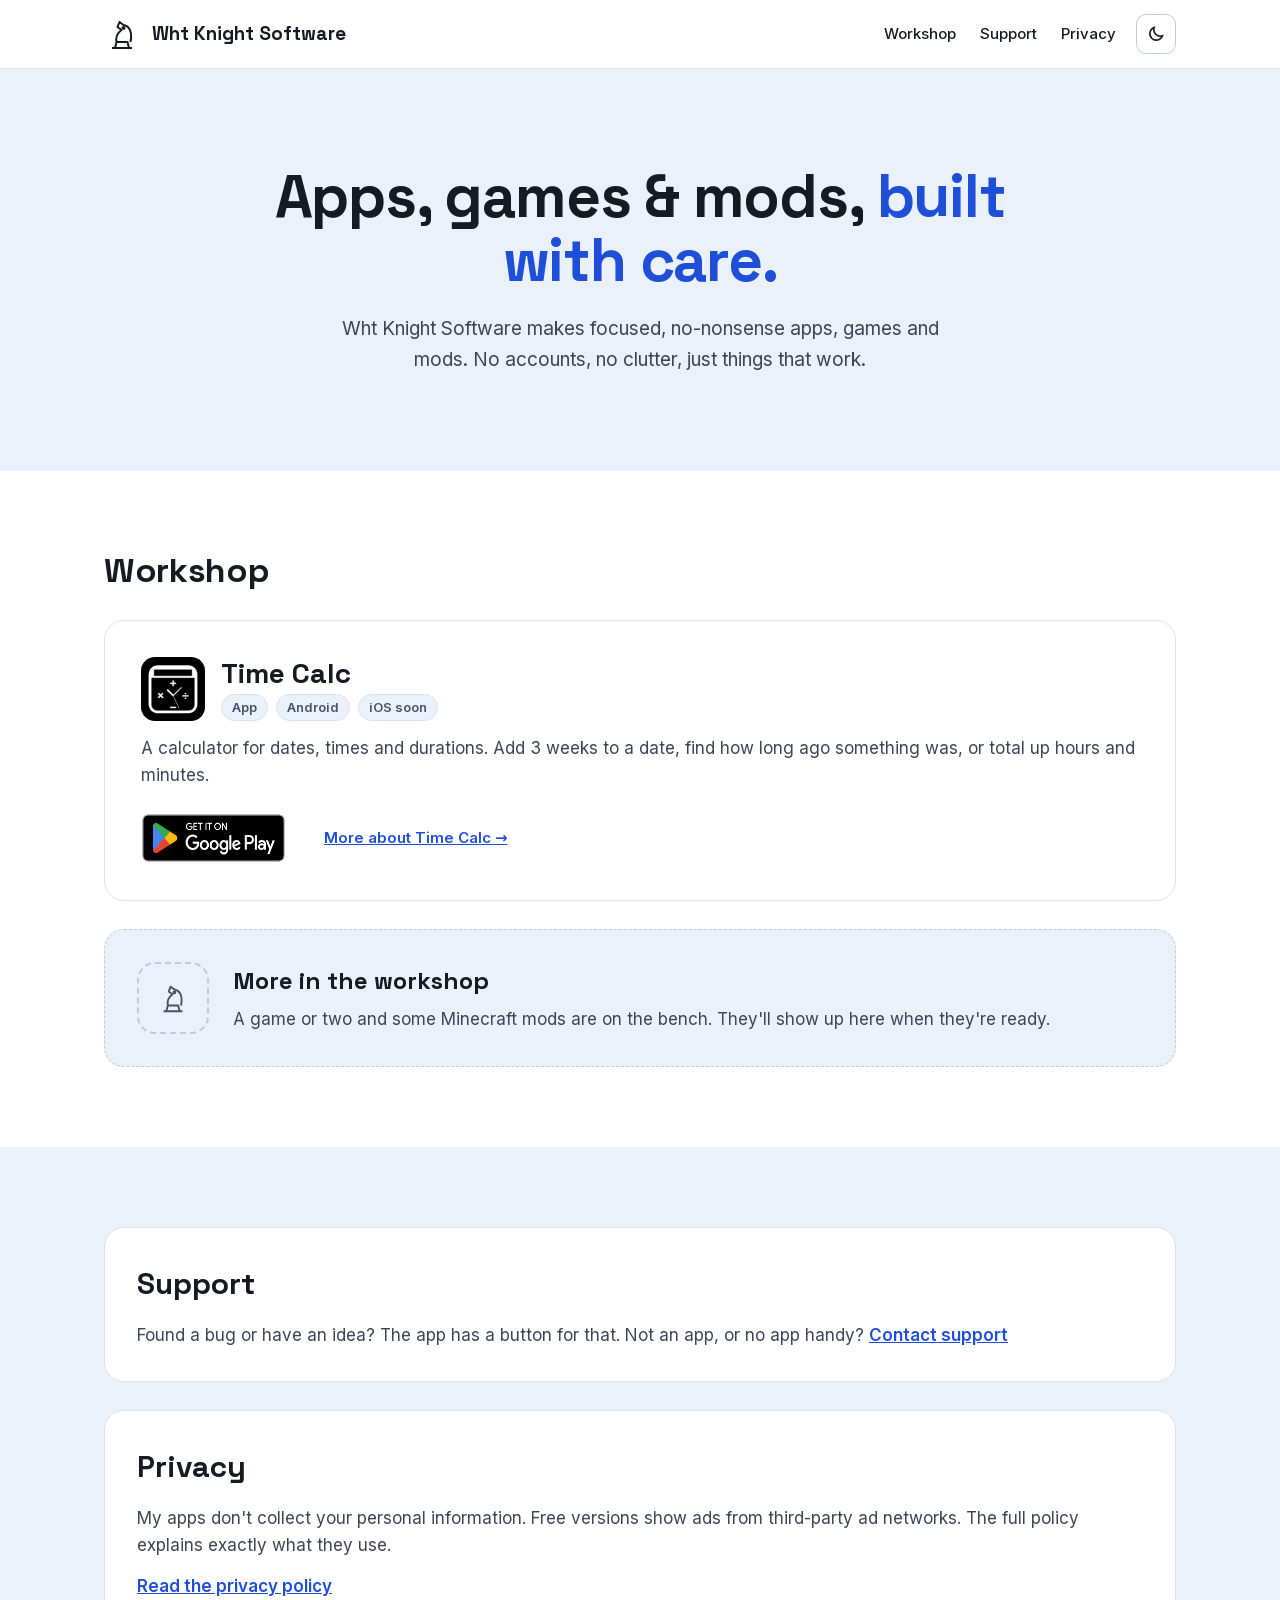
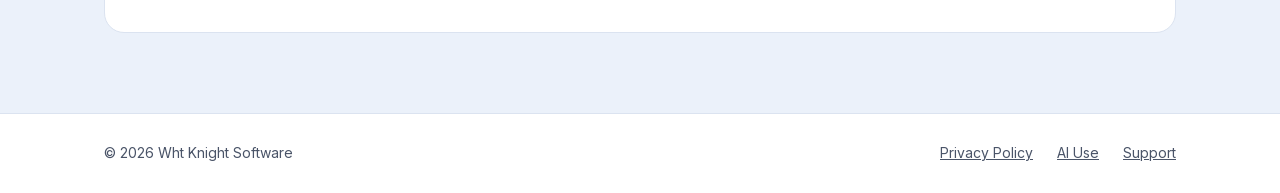
<file: index.html>
<!doctype html>
<html lang="en">
<head>
<meta charset="utf-8">
<meta name="viewport" content="width=device-width, initial-scale=1">
<title>Wht Knight Software</title>
<meta name="description" content="Wht Knight Software makes focused, no-nonsense apps, games and mods.">
<meta property="og:title" content="Wht Knight Software">
<meta property="og:description" content="Wht Knight Software makes focused, no-nonsense apps, games and mods.">
<meta property="og:type" content="website">
<meta property="og:site_name" content="Wht Knight Software">
<link rel="icon" href="/favicon.svg" type="image/svg+xml">
<script>try{var t=localStorage.getItem('theme');if(t==='light'||t==='dark')document.documentElement.setAttribute('data-theme',t)}catch(e){}</script>
<link rel="stylesheet" href="/css/site.css">
</head>
<body>
<a class="skip" href="#main">Skip to content</a>
<header class="site-header">
<div class="wrap">
<a class="brand" href="/"><svg width="36" height="36" viewBox="0 0 36 36" fill="none" stroke="currentColor" stroke-width="2" stroke-linejoin="round" aria-hidden="true"><path d="M8 32h20M11 32l1.5-6h11l1.5 6M12.5 26c-1-5 1-9 5-12l-4-3 2-5 4 3c6 1 9 7 7 17"/><circle cx="19.5" cy="12" r="1" fill="currentColor"/></svg><span class="brand-name">Wht Knight Software</span></a>
<div class="header-right">
<nav class="main-nav" aria-label="Main"><a href="/#workshop">Workshop</a><a href="#support">Support</a><a href="/privacy/">Privacy</a></nav>
<button type="button" class="theme-toggle" aria-label="Switch light or dark mode"><svg class="moon" width="18" height="18" viewBox="0 0 18 18" fill="none" stroke="currentColor" stroke-width="1.6" aria-hidden="true"><path d="M15.5 10.8A6.5 6.5 0 0 1 7.2 2.5a6.5 6.5 0 1 0 8.3 8.3z"/></svg><svg class="sun" width="18" height="18" viewBox="0 0 18 18" fill="none" stroke="currentColor" stroke-width="1.6" stroke-linecap="round" aria-hidden="true"><circle cx="9" cy="9" r="3.5"/><path d="M9 1.5v2M9 14.5v2M1.5 9h2M14.5 9h2M3.7 3.7l1.4 1.4M12.9 12.9l1.4 1.4M3.7 14.3l1.4-1.4M12.9 5.1l1.4-1.4"/></svg></button>
</div>
</div>
</header>
<main id="main">

<section class="hero band">
<div class="wrap">
<h1>Apps, games &amp; mods, <span class="accent">built with care.</span></h1>
<p class="muted">Wht Knight Software makes focused, no-nonsense apps, games and mods. No accounts, no clutter, just things that work.</p>
</div>
</section>

<section class="section" id="workshop">
<div class="wrap">
<h2 class="section-title">Workshop</h2>
<article class="card project">
<div class="project-main">
<div class="project-head"><img class="app-icon" src="/img/timecalc-icon.png" alt="" width="64" height="64">
<div><h3>Time Calc</h3><div class="tags"><span class="tag">App</span><span class="tag">Android</span><span class="tag">iOS soon</span></div></div></div>
<p class="muted">A calculator for dates, times and durations. Add 3 weeks to a date, find how long ago something was, or total up hours and minutes.</p>
<div class="links"><a class="badge badge-google" href="https://play.google.com/store/apps/details?id=com.whtknightsoft.timecalc"><img src="/img/badges/google-play.png" alt="Get it on Google Play" width="181" height="70"></a><a class="more" href="/timecalc/">More about Time Calc →</a></div>
</div>
<!-- TODO: real phone screenshot: <img class="shot" src="/img/timecalc-phone-1.png" alt="Time Calc on a phone" width="150"> -->
</article>
<article class="teaser">
<div class="teaser-mark"><svg width="34" height="34" viewBox="0 0 36 36" fill="none" stroke="currentColor" stroke-width="2" stroke-linejoin="round" aria-hidden="true"><path d="M8 32h20M11 32l1.5-6h11l1.5 6M12.5 26c-1-5 1-9 5-12l-4-3 2-5 4 3c6 1 9 7 7 17"/><circle cx="19.5" cy="12" r="1" fill="currentColor"/></svg></div>
<div class="teaser-text"><h3>More in the workshop</h3><p class="muted">A game or two and some Minecraft mods are on the bench. They'll show up here when they're ready.</p></div>
</article>
</div>
</section>

<section class="section band">
<div class="wrap duo">
<div class="card" id="support">
<h2>Support</h2>
<p class="muted">Found a bug or have an idea? The app has a button for that. Not an app, or no app handy? <a class="reveal" href="/#support">Contact support</a></p>
</div>
<div class="card" id="privacy">
<h2>Privacy</h2>
<p class="muted">My apps don't collect your personal information. Free versions show ads from third-party ad networks. The full policy explains exactly what they use.</p>
<a href="/privacy/" style="font-weight: 600">Read the privacy policy</a>
</div>
</div>
</section>

</main>
<footer class="site-footer">
<div class="wrap">
<span>© 2026 Wht Knight Software</span>
<nav aria-label="Footer"><a href="/privacy/">Privacy Policy</a><a href="/ai/">AI Use</a><a href="#support">Support</a></nav>
</div>
</footer>
<script src="/js/site.js"></script>
<!-- Cloudflare Web Analytics --><script defer src='https://static.cloudflareinsights.com/beacon.min.js' data-cf-beacon='{"token": "ca6f470025f94512a56d23987fe3d4a7"}'></script><!-- End Cloudflare Web Analytics -->
</body>
</html>
</file>
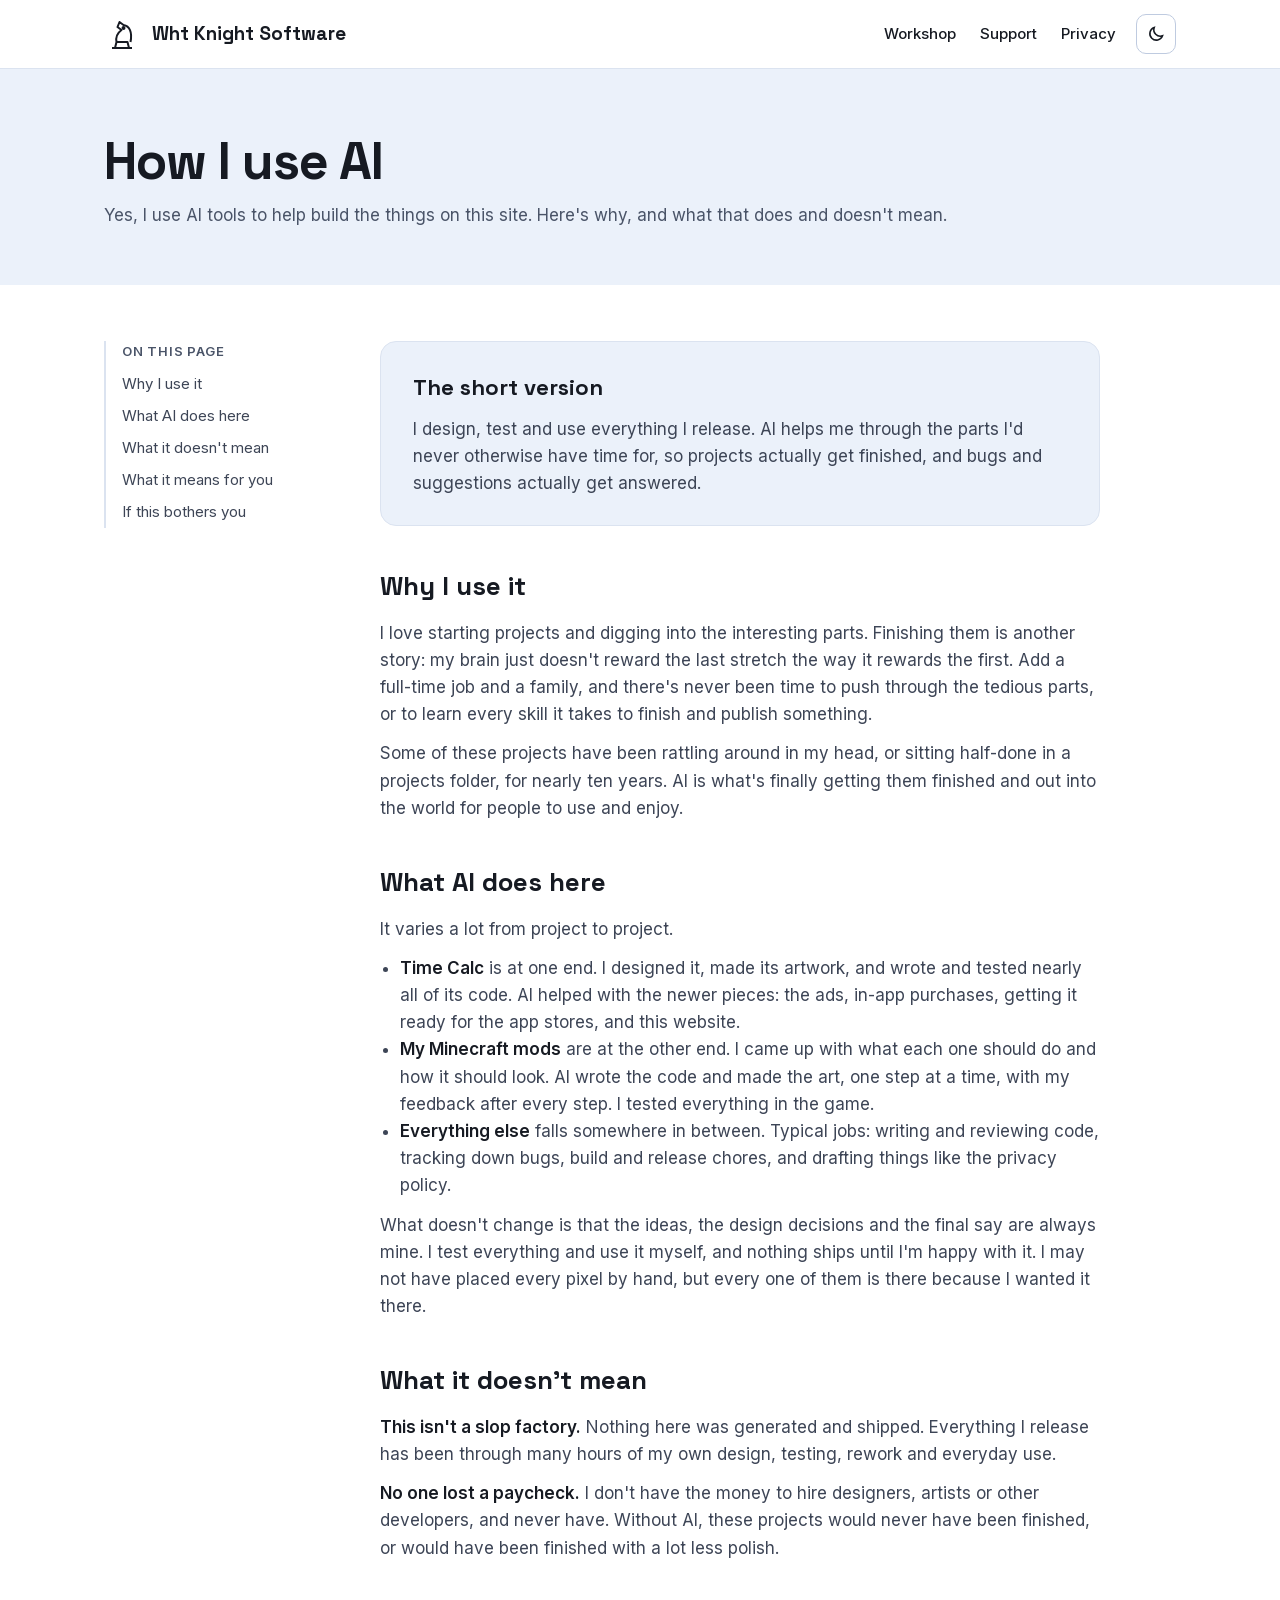
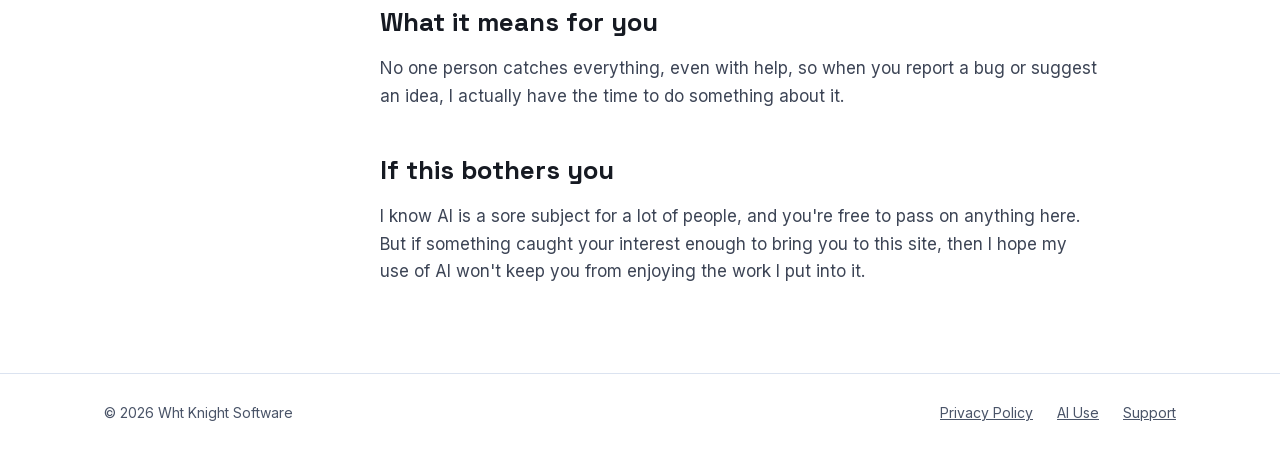
<file: ai/index.html>
<!doctype html>
<html lang="en">
<head>
<meta charset="utf-8">
<meta name="viewport" content="width=device-width, initial-scale=1">
<title>How I use AI · Wht Knight Software</title>
<meta name="description" content="Why Wht Knight Software uses AI tools, what they do, and what that does and doesn’t mean.">
<meta property="og:title" content="How I use AI · Wht Knight Software">
<meta property="og:description" content="Why Wht Knight Software uses AI tools, what they do, and what that does and doesn’t mean.">
<meta property="og:type" content="website">
<meta property="og:site_name" content="Wht Knight Software">
<link rel="icon" href="/favicon.svg" type="image/svg+xml">
<script>try{var t=localStorage.getItem('theme');if(t==='light'||t==='dark')document.documentElement.setAttribute('data-theme',t)}catch(e){}</script>
<link rel="stylesheet" href="/css/site.css">
</head>
<body>
<a class="skip" href="#main">Skip to content</a>
<header class="site-header">
<div class="wrap">
<a class="brand" href="/"><svg width="36" height="36" viewBox="0 0 36 36" fill="none" stroke="currentColor" stroke-width="2" stroke-linejoin="round" aria-hidden="true"><path d="M8 32h20M11 32l1.5-6h11l1.5 6M12.5 26c-1-5 1-9 5-12l-4-3 2-5 4 3c6 1 9 7 7 17"/><circle cx="19.5" cy="12" r="1" fill="currentColor"/></svg><span class="brand-name">Wht Knight Software</span></a>
<div class="header-right">
<nav class="main-nav" aria-label="Main"><a href="/#workshop">Workshop</a><a href="/#support">Support</a><a href="/privacy/">Privacy</a></nav>
<button type="button" class="theme-toggle" aria-label="Switch light or dark mode"><svg class="moon" width="18" height="18" viewBox="0 0 18 18" fill="none" stroke="currentColor" stroke-width="1.6" aria-hidden="true"><path d="M15.5 10.8A6.5 6.5 0 0 1 7.2 2.5a6.5 6.5 0 1 0 8.3 8.3z"/></svg><svg class="sun" width="18" height="18" viewBox="0 0 18 18" fill="none" stroke="currentColor" stroke-width="1.6" stroke-linecap="round" aria-hidden="true"><circle cx="9" cy="9" r="3.5"/><path d="M9 1.5v2M9 14.5v2M1.5 9h2M14.5 9h2M3.7 3.7l1.4 1.4M12.9 12.9l1.4 1.4M3.7 14.3l1.4-1.4M12.9 5.1l1.4-1.4"/></svg></button>
</div>
</div>
</header>
<main id="main">

<section class="doc-head band">
<div class="wrap">
<h1>How I use AI</h1>
<p class="faint">Yes, I use AI tools to help build the things on this site. Here's why, and what that does and doesn't mean.</p>
</div>
</section>
<section class="doc">
<div class="wrap">
<nav class="toc" aria-label="On this page"><span class="toc-title">On this page</span><a href="#why">Why I use it</a><a href="#what">What AI does here</a><a href="#not">What it doesn't mean</a><a href="#you">What it means for you</a><a href="#bothers">If this bothers you</a></nav>
<div class="doc-body">
<div class="summary"><h2>The short version</h2><p class="muted">I design, test and use everything I release. AI helps me through the parts I'd never otherwise have time for, so projects actually get finished, and bugs and suggestions actually get answered.</p></div>
<section id="why"><h2>Why I use it</h2><p>I love starting projects and digging into the interesting parts. Finishing them is another story: my brain just doesn't reward the last stretch the way it rewards the first. Add a full-time job and a family, and there's never been time to push through the tedious parts, or to learn every skill it takes to finish and publish something.</p><p>Some of these projects have been rattling around in my head, or sitting half-done in a projects folder, for nearly ten years. AI is what's finally getting them finished and out into the world for people to use and enjoy.</p></section><section id="what"><h2>What AI does here</h2><p>It varies a lot from project to project.</p><ul><li><strong>Time Calc</strong> is at one end. I designed it, made its artwork, and wrote and tested nearly all of its code. AI helped with the newer pieces: the ads, in-app purchases, getting it ready for the app stores, and this website.</li><li><strong>My Minecraft mods</strong> are at the other end. I came up with what each one should do and how it should look. AI wrote the code and made the art, one step at a time, with my feedback after every step. I tested everything in the game.</li><li><strong>Everything else</strong> falls somewhere in between. Typical jobs: writing and reviewing code, tracking down bugs, build and release chores, and drafting things like the privacy policy.</li></ul><p>What doesn't change is that the ideas, the design decisions and the final say are always mine. I test everything and use it myself, and nothing ships until I'm happy with it. I may not have placed every pixel by hand, but every one of them is there because I wanted it there.</p></section><section id="not"><h2>What it doesn't mean</h2><p><strong>This isn't a slop factory.</strong> Nothing here was generated and shipped. Everything I release has been through many hours of my own design, testing, rework and everyday use.</p><p><strong>No one lost a paycheck.</strong> I don't have the money to hire designers, artists or other developers, and never have. Without AI, these projects would never have been finished, or would have been finished with a lot less polish.</p></section><section id="you"><h2>What it means for you</h2><p>No one person catches everything, even with help, so when you report a bug or suggest an idea, I actually have the time to do something about it.</p></section><section id="bothers"><h2>If this bothers you</h2><p>I know AI is a sore subject for a lot of people, and you're free to pass on anything here. But if something caught your interest enough to bring you to this site, then I hope my use of AI won't keep you from enjoying the work I put into it.</p></section>
</div>
</div>
</section>

</main>
<footer class="site-footer">
<div class="wrap">
<span>© 2026 Wht Knight Software</span>
<nav aria-label="Footer"><a href="/privacy/">Privacy Policy</a><a href="/ai/">AI Use</a><a href="/#support">Support</a></nav>
</div>
</footer>
<script src="/js/site.js"></script>
<!-- Cloudflare Web Analytics --><script defer src='https://static.cloudflareinsights.com/beacon.min.js' data-cf-beacon='{"token": "ca6f470025f94512a56d23987fe3d4a7"}'></script><!-- End Cloudflare Web Analytics -->
</body>
</html>
</file>
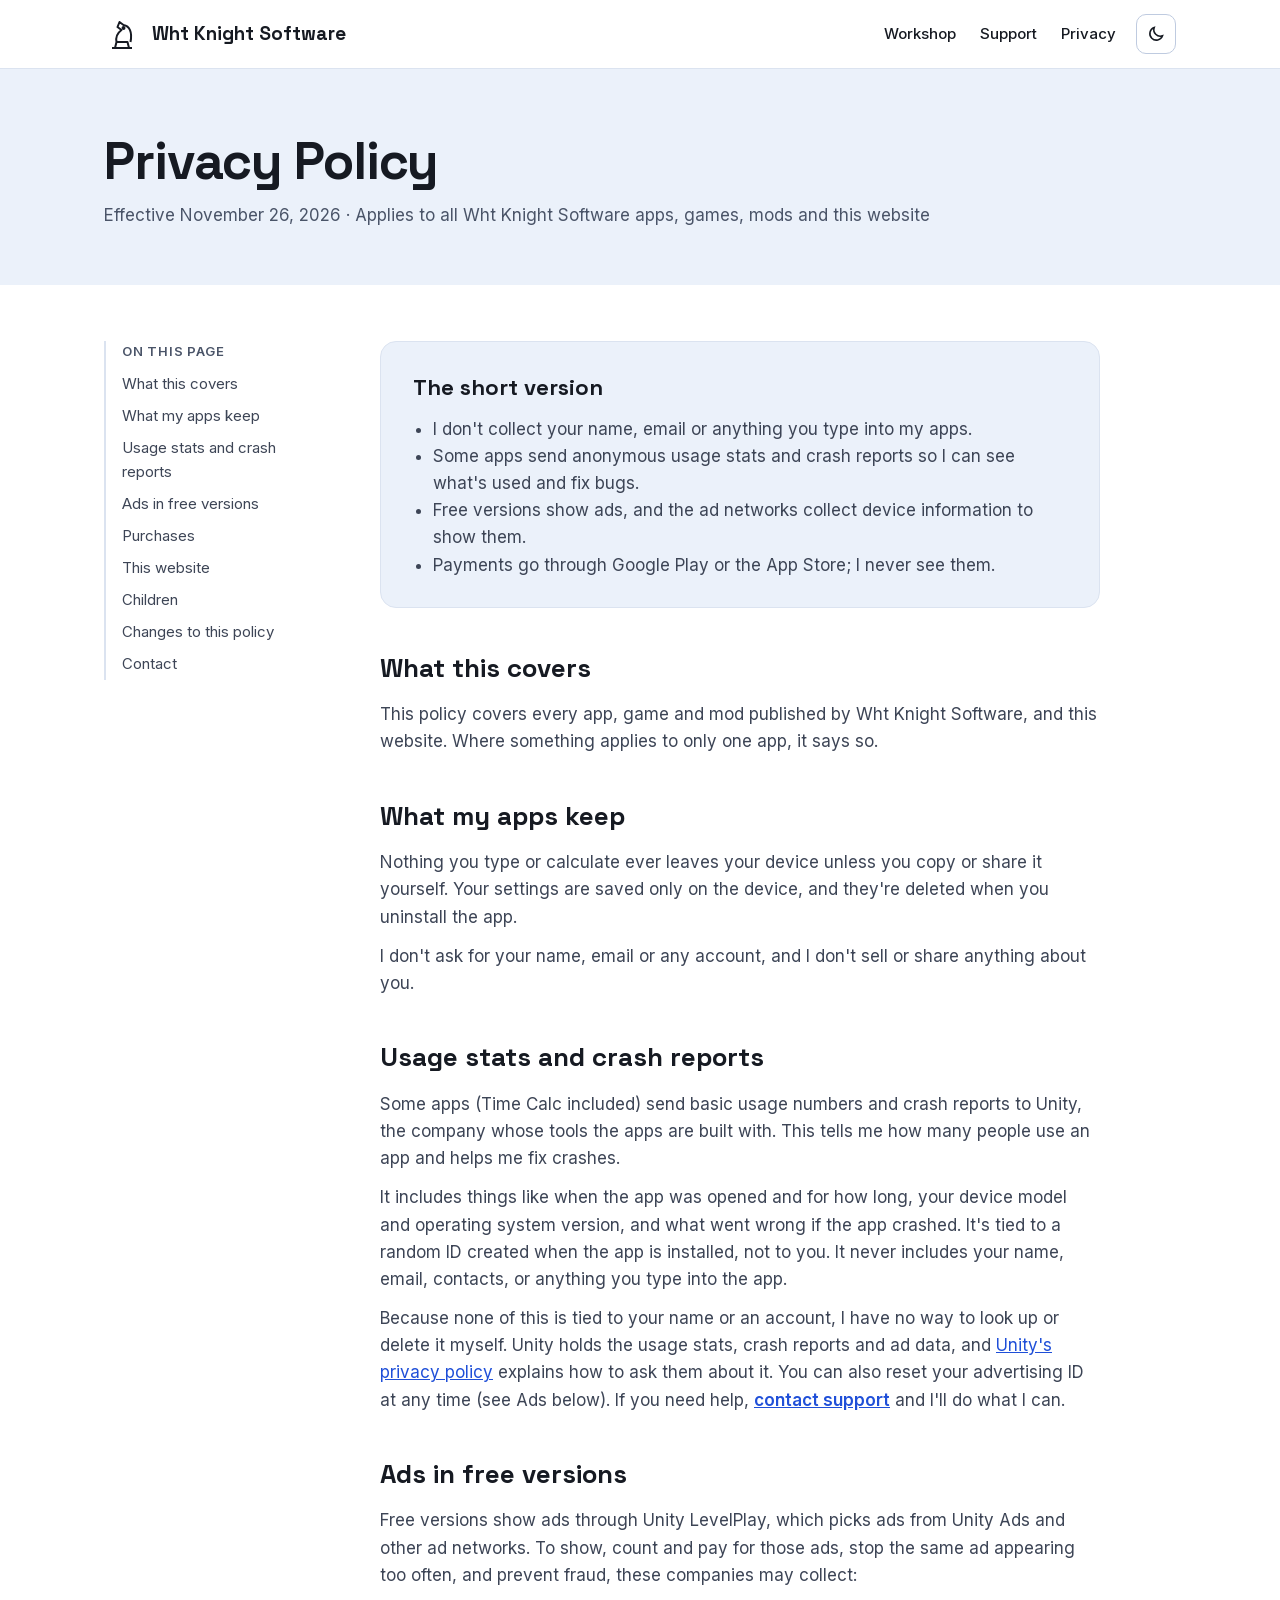
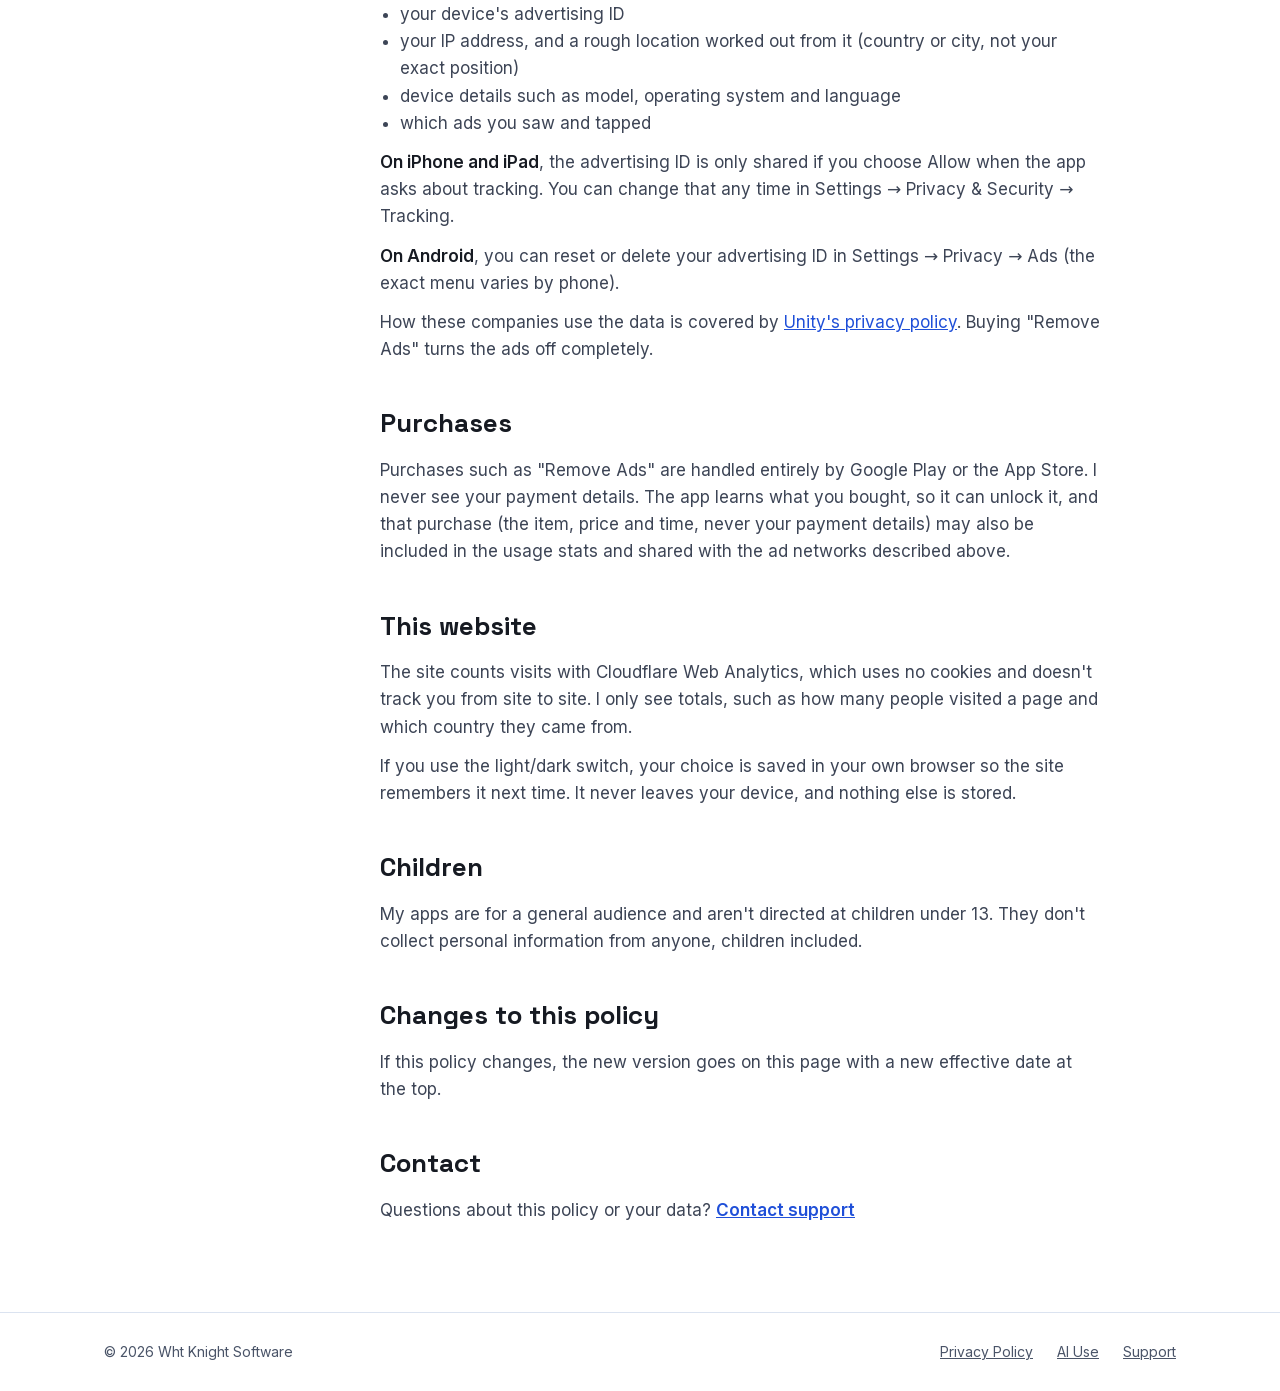
<file: privacy/index.html>
<!doctype html>
<html lang="en">
<head>
<meta charset="utf-8">
<meta name="viewport" content="width=device-width, initial-scale=1">
<title>Privacy Policy · Wht Knight Software</title>
<meta name="description" content="How Wht Knight Software apps, games, mods and this website handle your information.">
<meta property="og:title" content="Privacy Policy · Wht Knight Software">
<meta property="og:description" content="How Wht Knight Software apps, games, mods and this website handle your information.">
<meta property="og:type" content="website">
<meta property="og:site_name" content="Wht Knight Software">
<link rel="icon" href="/favicon.svg" type="image/svg+xml">
<script>try{var t=localStorage.getItem('theme');if(t==='light'||t==='dark')document.documentElement.setAttribute('data-theme',t)}catch(e){}</script>
<link rel="stylesheet" href="/css/site.css">
</head>
<body>
<a class="skip" href="#main">Skip to content</a>
<header class="site-header">
<div class="wrap">
<a class="brand" href="/"><svg width="36" height="36" viewBox="0 0 36 36" fill="none" stroke="currentColor" stroke-width="2" stroke-linejoin="round" aria-hidden="true"><path d="M8 32h20M11 32l1.5-6h11l1.5 6M12.5 26c-1-5 1-9 5-12l-4-3 2-5 4 3c6 1 9 7 7 17"/><circle cx="19.5" cy="12" r="1" fill="currentColor"/></svg><span class="brand-name">Wht Knight Software</span></a>
<div class="header-right">
<nav class="main-nav" aria-label="Main"><a href="/#workshop">Workshop</a><a href="/#support">Support</a><a href="/privacy/">Privacy</a></nav>
<button type="button" class="theme-toggle" aria-label="Switch light or dark mode"><svg class="moon" width="18" height="18" viewBox="0 0 18 18" fill="none" stroke="currentColor" stroke-width="1.6" aria-hidden="true"><path d="M15.5 10.8A6.5 6.5 0 0 1 7.2 2.5a6.5 6.5 0 1 0 8.3 8.3z"/></svg><svg class="sun" width="18" height="18" viewBox="0 0 18 18" fill="none" stroke="currentColor" stroke-width="1.6" stroke-linecap="round" aria-hidden="true"><circle cx="9" cy="9" r="3.5"/><path d="M9 1.5v2M9 14.5v2M1.5 9h2M14.5 9h2M3.7 3.7l1.4 1.4M12.9 12.9l1.4 1.4M3.7 14.3l1.4-1.4M12.9 5.1l1.4-1.4"/></svg></button>
</div>
</div>
</header>
<main id="main">

<section class="doc-head band">
<div class="wrap">
<h1>Privacy Policy</h1>
<p class="faint">Effective November 26, 2026 · Applies to all Wht Knight Software apps, games, mods and this website</p>
</div>
</section>
<section class="doc">
<div class="wrap">
<nav class="toc" aria-label="On this page"><span class="toc-title">On this page</span><a href="#what">What this covers</a><a href="#apps">What my apps keep</a><a href="#stats">Usage stats and crash reports</a><a href="#ads">Ads in free versions</a><a href="#purchases">Purchases</a><a href="#website">This website</a><a href="#children">Children</a><a href="#changes">Changes to this policy</a><a href="#contact">Contact</a></nav>
<div class="doc-body">
<div class="summary"><h2>The short version</h2><ul class="muted">
<li>I don't collect your name, email or anything you type into my apps.</li>
<li>Some apps send anonymous usage stats and crash reports so I can see what's used and fix bugs.</li>
<li>Free versions show ads, and the ad networks collect device information to show them.</li>
<li>Payments go through Google Play or the App Store; I never see them.</li>
</ul></div>
<section id="what"><h2>What this covers</h2><p>This policy covers every app, game and mod published by Wht Knight Software, and this website. Where something applies to only one app, it says so.</p></section><section id="apps"><h2>What my apps keep</h2><p>Nothing you type or calculate ever leaves your device unless you copy or share it yourself. Your settings are saved only on the device, and they're deleted when you uninstall the app.</p><p>I don't ask for your name, email or any account, and I don't sell or share anything about you.</p></section><section id="stats"><h2>Usage stats and crash reports</h2><p>Some apps (Time Calc included) send basic usage numbers and crash reports to Unity, the company whose tools the apps are built with. This tells me how many people use an app and helps me fix crashes.</p><p>It includes things like when the app was opened and for how long, your device model and operating system version, and what went wrong if the app crashed. It's tied to a random ID created when the app is installed, not to you. It never includes your name, email, contacts, or anything you type into the app.</p><p>Because none of this is tied to your name or an account, I have no way to look up or delete it myself. Unity holds the usage stats, crash reports and ad data, and <a href="https://unity.com/legal/game-player-and-app-user-privacy-policy">Unity's privacy policy</a> explains how to ask them about it. You can also reset your advertising ID at any time (see Ads below). If you need help, <a class="reveal" href="/#support">contact support</a> and I'll do what I can.</p></section><section id="ads"><h2>Ads in free versions</h2><p>Free versions show ads through Unity LevelPlay, which picks ads from Unity Ads and other ad networks. To show, count and pay for those ads, stop the same ad appearing too often, and prevent fraud, these companies may collect:</p><ul><li>your device's advertising ID</li><li>your IP address, and a rough location worked out from it (country or city, not your exact position)</li><li>device details such as model, operating system and language</li><li>which ads you saw and tapped</li></ul><p><strong>On iPhone and iPad</strong>, the advertising ID is only shared if you choose Allow when the app asks about tracking. You can change that any time in Settings → Privacy &amp; Security → Tracking.</p><p><strong>On Android</strong>, you can reset or delete your advertising ID in Settings → Privacy → Ads (the exact menu varies by phone).</p><p>How these companies use the data is covered by <a href="https://unity.com/legal/game-player-and-app-user-privacy-policy">Unity's privacy policy</a>. Buying "Remove Ads" turns the ads off completely.</p></section><section id="purchases"><h2>Purchases</h2><p>Purchases such as "Remove Ads" are handled entirely by Google Play or the App Store. I never see your payment details. The app learns what you bought, so it can unlock it, and that purchase (the item, price and time, never your payment details) may also be included in the usage stats and shared with the ad networks described above.</p></section><section id="website"><h2>This website</h2><p>The site counts visits with Cloudflare Web Analytics, which uses no cookies and doesn't track you from site to site. I only see totals, such as how many people visited a page and which country they came from.</p><p>If you use the light/dark switch, your choice is saved in your own browser so the site remembers it next time. It never leaves your device, and nothing else is stored.</p></section><section id="children"><h2>Children</h2><p>My apps are for a general audience and aren't directed at children under 13. They don't collect personal information from anyone, children included.</p></section><section id="changes"><h2>Changes to this policy</h2><p>If this policy changes, the new version goes on this page with a new effective date at the top.</p></section><section id="contact"><h2>Contact</h2><p>Questions about this policy or your data? <a class="reveal" href="/#support">Contact support</a></p></section>
</div>
</div>
</section>

</main>
<footer class="site-footer">
<div class="wrap">
<span>© 2026 Wht Knight Software</span>
<nav aria-label="Footer"><a href="/privacy/">Privacy Policy</a><a href="/ai/">AI Use</a><a href="/#support">Support</a></nav>
</div>
</footer>
<script src="/js/site.js"></script>
<!-- Cloudflare Web Analytics --><script defer src='https://static.cloudflareinsights.com/beacon.min.js' data-cf-beacon='{"token": "ca6f470025f94512a56d23987fe3d4a7"}'></script><!-- End Cloudflare Web Analytics -->
</body>
</html>
</file>
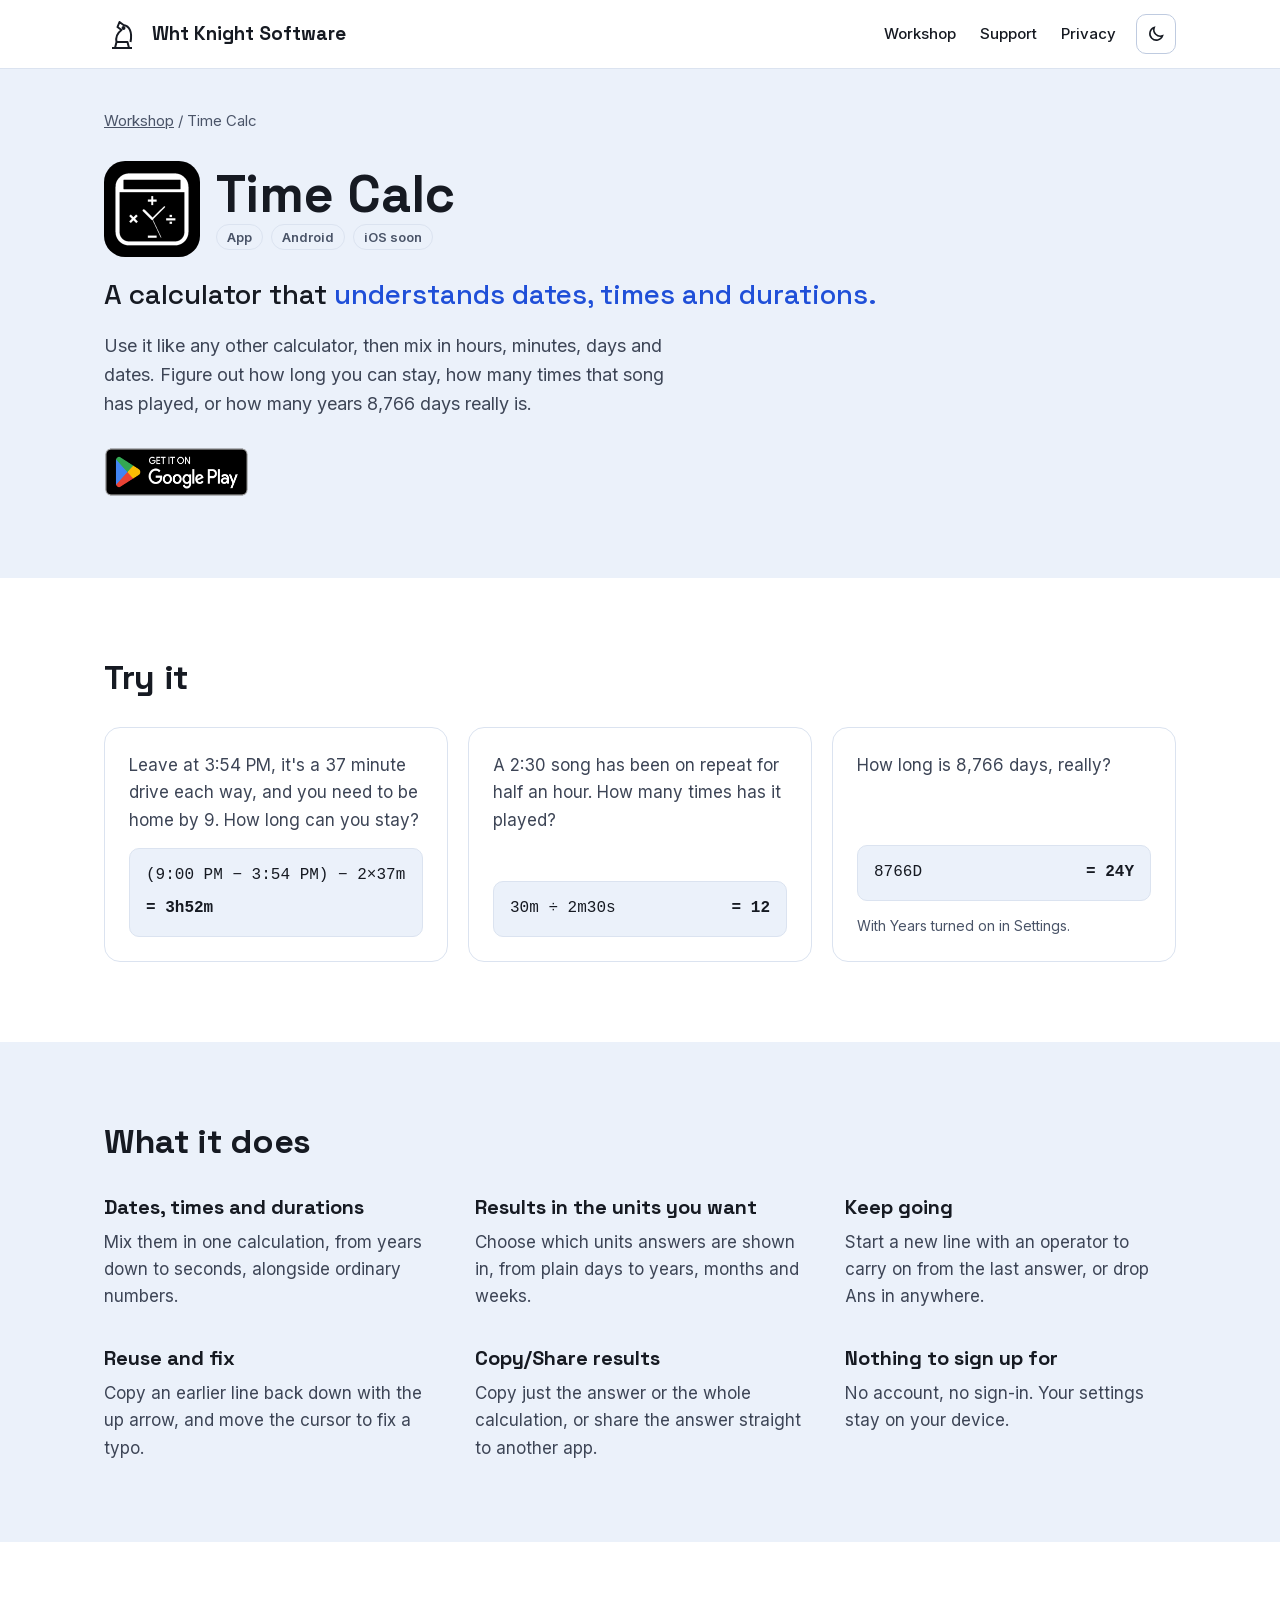
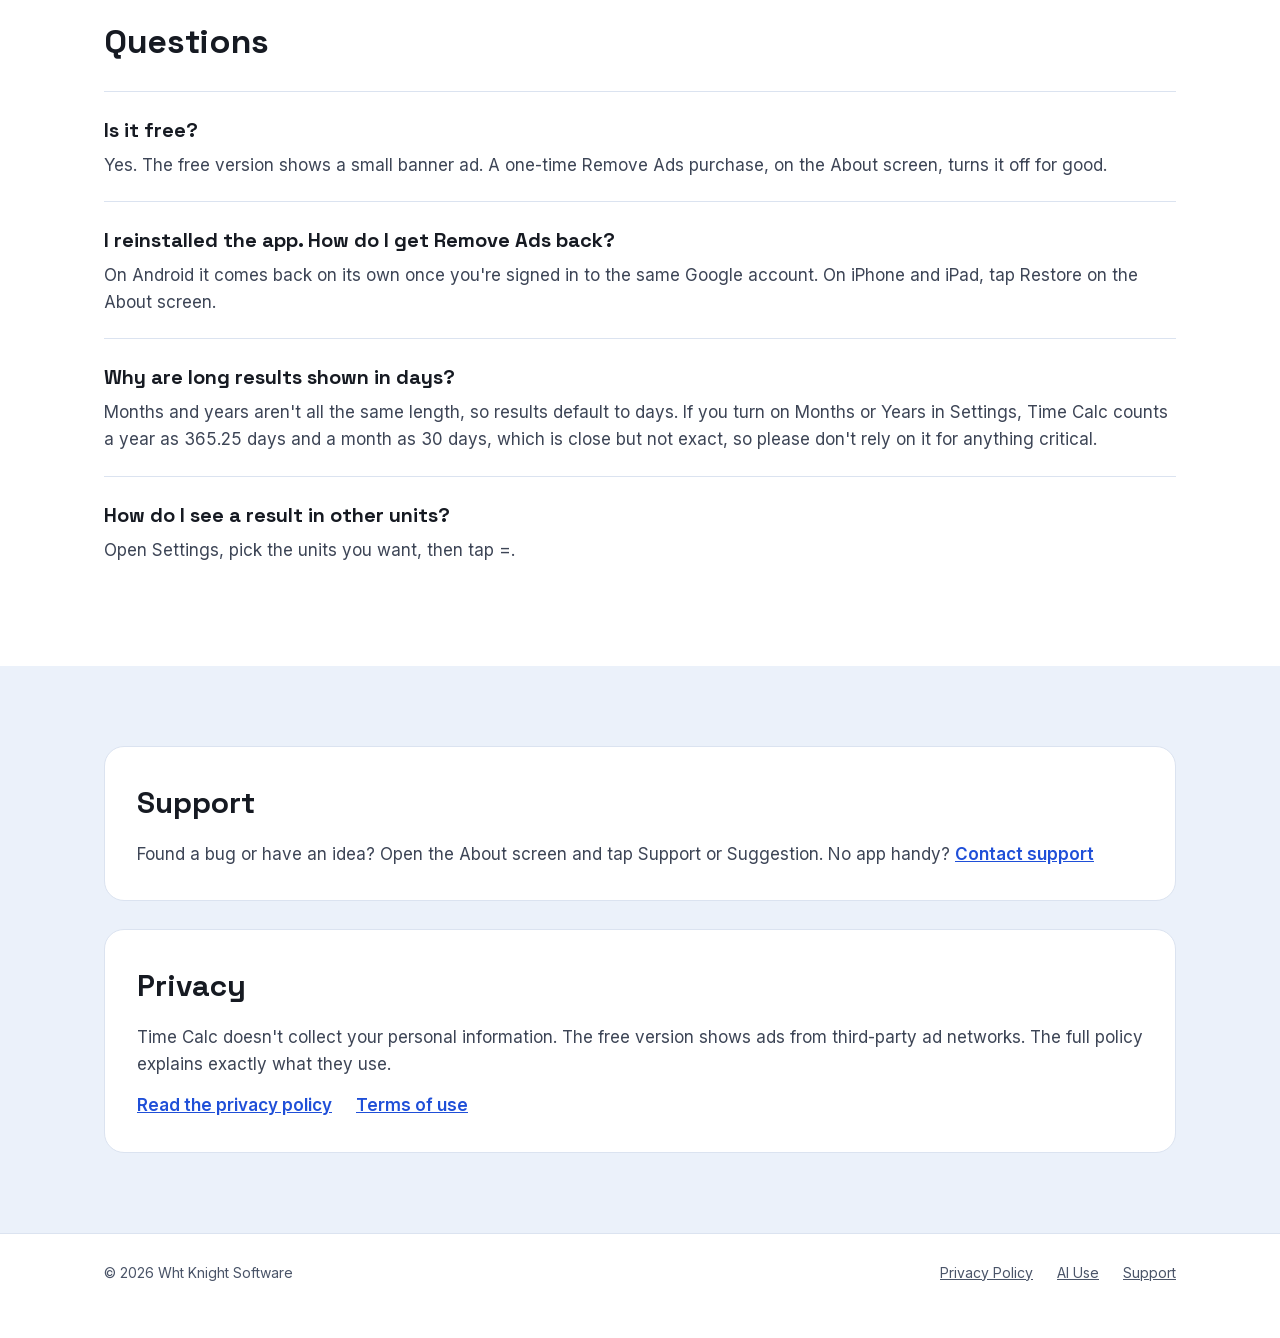
<file: timecalc/index.html>
<!doctype html>
<html lang="en">
<head>
<meta charset="utf-8">
<meta name="viewport" content="width=device-width, initial-scale=1">
<title>Time Calc · Wht Knight Software</title>
<meta name="description" content="Time Calc is a calculator that understands dates, times and durations. Free on Android.">
<meta property="og:title" content="Time Calc · Wht Knight Software">
<meta property="og:description" content="Time Calc is a calculator that understands dates, times and durations. Free on Android.">
<meta property="og:type" content="website">
<meta property="og:site_name" content="Wht Knight Software">
<link rel="icon" href="/favicon.svg" type="image/svg+xml">
<script>try{var t=localStorage.getItem('theme');if(t==='light'||t==='dark')document.documentElement.setAttribute('data-theme',t)}catch(e){}</script>
<link rel="stylesheet" href="/css/site.css">
</head>
<body>
<a class="skip" href="#main">Skip to content</a>
<header class="site-header">
<div class="wrap">
<a class="brand" href="/"><svg width="36" height="36" viewBox="0 0 36 36" fill="none" stroke="currentColor" stroke-width="2" stroke-linejoin="round" aria-hidden="true"><path d="M8 32h20M11 32l1.5-6h11l1.5 6M12.5 26c-1-5 1-9 5-12l-4-3 2-5 4 3c6 1 9 7 7 17"/><circle cx="19.5" cy="12" r="1" fill="currentColor"/></svg><span class="brand-name">Wht Knight Software</span></a>
<div class="header-right">
<nav class="main-nav" aria-label="Main"><a href="/#workshop">Workshop</a><a href="#support">Support</a><a href="/privacy/">Privacy</a></nav>
<button type="button" class="theme-toggle" aria-label="Switch light or dark mode"><svg class="moon" width="18" height="18" viewBox="0 0 18 18" fill="none" stroke="currentColor" stroke-width="1.6" aria-hidden="true"><path d="M15.5 10.8A6.5 6.5 0 0 1 7.2 2.5a6.5 6.5 0 1 0 8.3 8.3z"/></svg><svg class="sun" width="18" height="18" viewBox="0 0 18 18" fill="none" stroke="currentColor" stroke-width="1.6" stroke-linecap="round" aria-hidden="true"><circle cx="9" cy="9" r="3.5"/><path d="M9 1.5v2M9 14.5v2M1.5 9h2M14.5 9h2M3.7 3.7l1.4 1.4M12.9 12.9l1.4 1.4M3.7 14.3l1.4-1.4M12.9 5.1l1.4-1.4"/></svg></button>
</div>
</div>
</header>
<main id="main">

<section class="app-hero band">
<div class="wrap">
<nav class="crumb" aria-label="Breadcrumb"><a href="/#workshop">Workshop</a> / Time Calc</nav>
<div class="app-hero-row">
<div class="app-hero-main">
<div class="project-head"><img class="app-icon" src="/img/timecalc-icon.png" alt="" width="96" height="96">
<div><h1>Time Calc</h1><div class="tags"><span class="tag">App</span><span class="tag">Android</span><span class="tag">iOS soon</span></div></div></div>
<p class="tagline">A calculator that <span class="accent">understands dates, times and durations.</span></p>
<p class="muted" style="font-size: 18px; max-width: 560px">Use it like any other calculator, then mix in hours, minutes, days and dates. Figure out how long you can stay, how many times that song has played, or how many years 8,766 days really is.</p>
<div class="links"><a class="badge badge-google" href="https://play.google.com/store/apps/details?id=com.whtknightsoft.timecalc"><img src="/img/badges/google-play.png" alt="Get it on Google Play" width="181" height="70"></a></div>
</div>
<!-- TODO: real phone screenshot in .app-hero-shot -->
</div>
</div>
</section>

<section class="section">
<div class="wrap">
<h2 class="section-title">Try it</h2>
<!-- TODO: replace these typed examples with cropped real screenshots -->
<div class="examples">
<div class="example"><p class="muted">Leave at 3:54 PM, it's a 37 minute drive each way, and you need to be home by 9. How long can you stay?</p><div class="calc"><span>(9:00 PM − 3:54 PM) − 2×37m</span><b>= 3h52m</b></div></div>
<div class="example"><p class="muted">A 2:30 song has been on repeat for half an hour. How many times has it played?</p><div class="calc"><span>30m ÷ 2m30s</span><b>= 12</b></div></div>
<div class="example"><p class="muted">How long is 8,766 days, really?</p><div class="calc"><span>8766D</span><b>= 24Y</b></div><p class="note">With Years turned on in Settings.</p></div>
</div>
</div>
</section>

<section class="section band">
<div class="wrap">
<h2 class="section-title">What it does</h2>
<div class="features">
<div><h3>Dates, times and durations</h3><p class="muted">Mix them in one calculation, from years down to seconds, alongside ordinary numbers.</p></div>
<div><h3>Results in the units you want</h3><p class="muted">Choose which units answers are shown in, from plain days to years, months and weeks.</p></div>
<div><h3>Keep going</h3><p class="muted">Start a new line with an operator to carry on from the last answer, or drop Ans in anywhere.</p></div>
<div><h3>Reuse and fix</h3><p class="muted">Copy an earlier line back down with the up arrow, and move the cursor to fix a typo.</p></div>
<div><h3>Copy/Share results</h3><p class="muted">Copy just the answer or the whole calculation, or share the answer straight to another app.</p></div>
<div><h3>Nothing to sign up for</h3><p class="muted">No account, no sign-in. Your settings stay on your device.</p></div>
</div>
</div>
</section>

<!-- TODO: Screenshots section (phone + tablet) once real screenshots exist:
<section class="section"><div class="wrap"><h2 class="section-title">Screenshots</h2><div class="shots">
<img class="shot" src="/img/timecalc-phone-1.png" alt="" width="220"><img class="shot" src="/img/timecalc-tablet-1.png" alt="" width="340">
</div></div></section> -->

<section class="section">
<div class="wrap">
<h2 class="section-title">Questions</h2>
<div class="faq">
<div><h3>Is it free?</h3><p class="muted">Yes. The free version shows a small banner ad. A one-time Remove Ads purchase, on the About screen, turns it off for good.</p></div>
<div><h3>I reinstalled the app. How do I get Remove Ads back?</h3><p class="muted">On Android it comes back on its own once you're signed in to the same Google account. On iPhone and iPad, tap Restore on the About screen.</p></div>
<div><h3>Why are long results shown in days?</h3><p class="muted">Months and years aren't all the same length, so results default to days. If you turn on Months or Years in Settings, Time Calc counts a year as 365.25 days and a month as 30 days, which is close but not exact, so please don't rely on it for anything critical.</p></div>
<div><h3>How do I see a result in other units?</h3><p class="muted">Open Settings, pick the units you want, then tap =.</p></div>
</div>
</div>
</section>

<section class="section band">
<div class="wrap duo">
<div class="card" id="support">
<h2>Support</h2>
<p class="muted">Found a bug or have an idea? Open the About screen and tap Support or Suggestion. No app handy? <a class="reveal" href="#support">Contact support</a></p>
</div>
<div class="card" id="privacy">
<h2>Privacy</h2>
<p class="muted">Time Calc doesn't collect your personal information. The free version shows ads from third-party ad networks. The full policy explains exactly what they use.</p>
<p style="display: flex; flex-wrap: wrap; gap: 8px 24px"><a href="/privacy/" style="font-weight: 600">Read the privacy policy</a><a href="/timecalc/terms/" style="font-weight: 600">Terms of use</a></p>
</div>
</div>
</section>

</main>
<footer class="site-footer">
<div class="wrap">
<span>© 2026 Wht Knight Software</span>
<nav aria-label="Footer"><a href="/privacy/">Privacy Policy</a><a href="/ai/">AI Use</a><a href="#support">Support</a></nav>
</div>
</footer>
<script src="/js/site.js"></script>
<!-- Cloudflare Web Analytics --><script defer src='https://static.cloudflareinsights.com/beacon.min.js' data-cf-beacon='{"token": "ca6f470025f94512a56d23987fe3d4a7"}'></script><!-- End Cloudflare Web Analytics -->
</body>
</html>
</file>
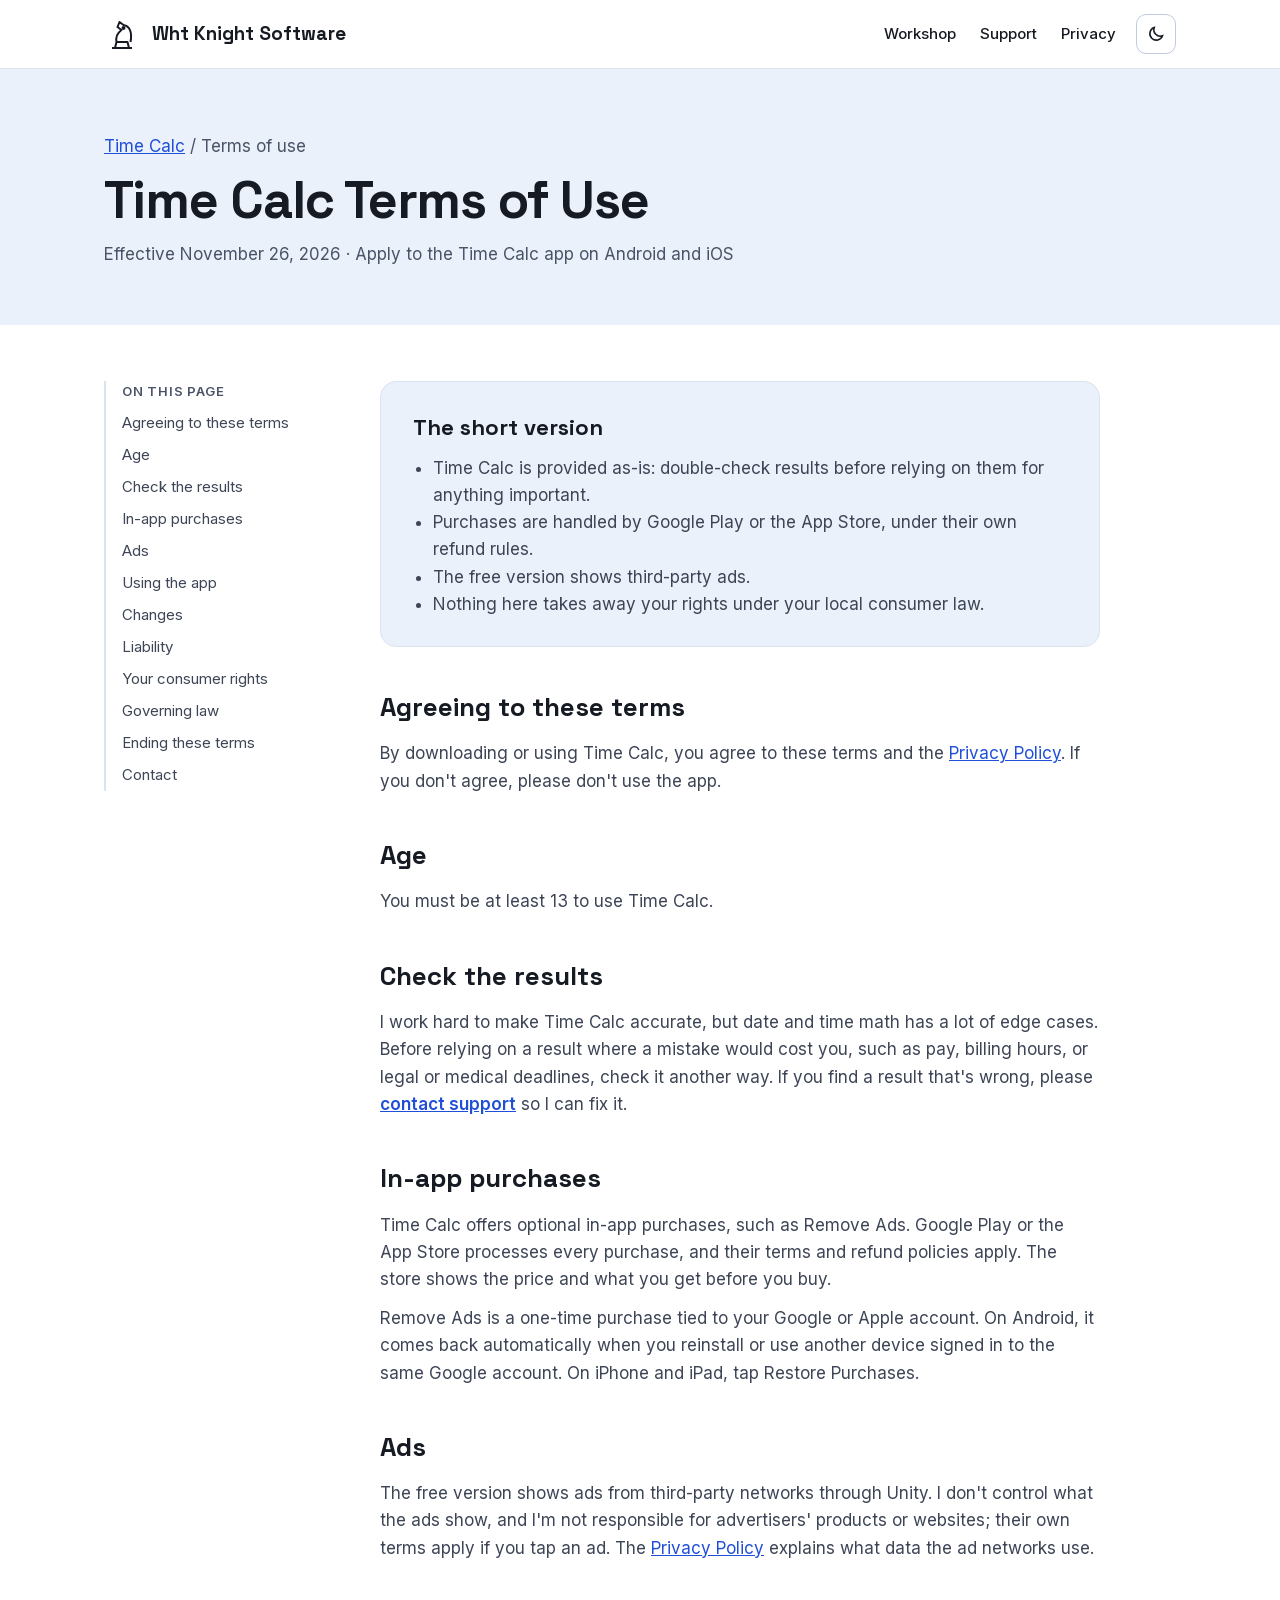
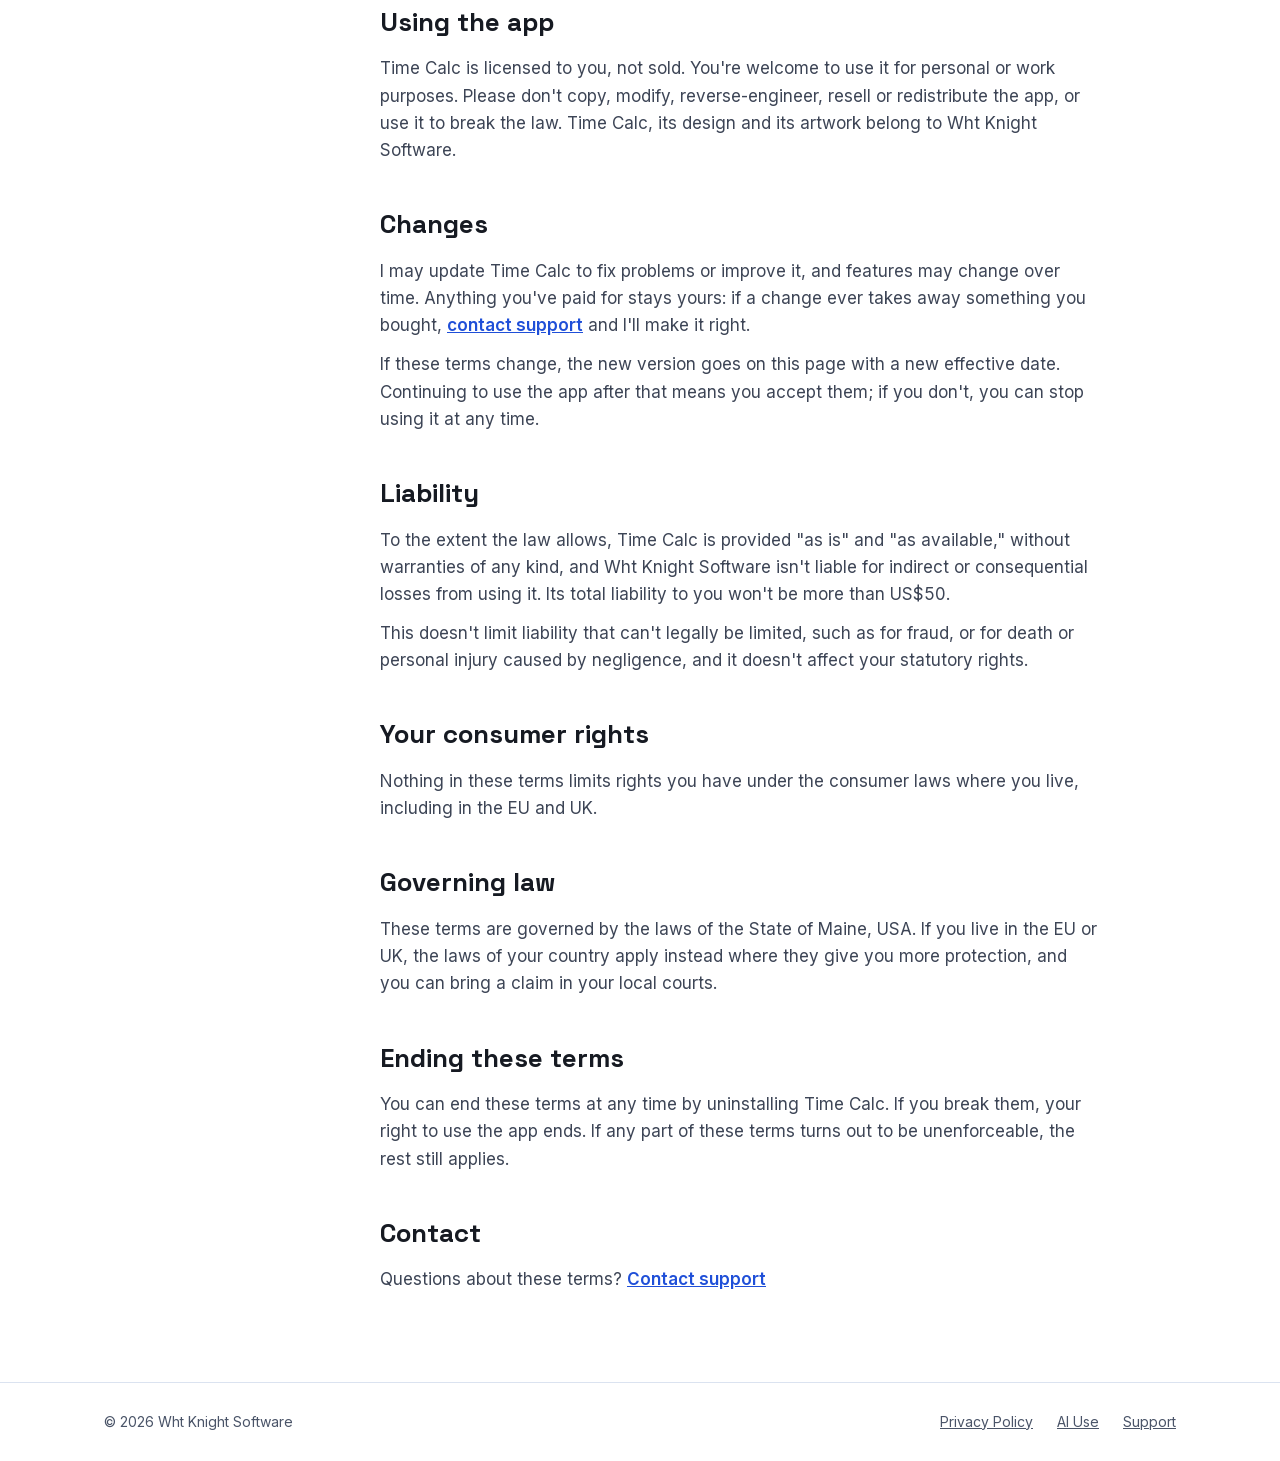
<file: timecalc/terms/index.html>
<!doctype html>
<html lang="en">
<head>
<meta charset="utf-8">
<meta name="viewport" content="width=device-width, initial-scale=1">
<title>Time Calc Terms of Use · Wht Knight Software</title>
<meta name="description" content="The terms of use for the Time Calc app on Android and iOS.">
<meta property="og:title" content="Time Calc Terms of Use · Wht Knight Software">
<meta property="og:description" content="The terms of use for the Time Calc app on Android and iOS.">
<meta property="og:type" content="website">
<meta property="og:site_name" content="Wht Knight Software">
<link rel="icon" href="/favicon.svg" type="image/svg+xml">
<script>try{var t=localStorage.getItem('theme');if(t==='light'||t==='dark')document.documentElement.setAttribute('data-theme',t)}catch(e){}</script>
<link rel="stylesheet" href="/css/site.css">
</head>
<body>
<a class="skip" href="#main">Skip to content</a>
<header class="site-header">
<div class="wrap">
<a class="brand" href="/"><svg width="36" height="36" viewBox="0 0 36 36" fill="none" stroke="currentColor" stroke-width="2" stroke-linejoin="round" aria-hidden="true"><path d="M8 32h20M11 32l1.5-6h11l1.5 6M12.5 26c-1-5 1-9 5-12l-4-3 2-5 4 3c6 1 9 7 7 17"/><circle cx="19.5" cy="12" r="1" fill="currentColor"/></svg><span class="brand-name">Wht Knight Software</span></a>
<div class="header-right">
<nav class="main-nav" aria-label="Main"><a href="/#workshop">Workshop</a><a href="/#support">Support</a><a href="/privacy/">Privacy</a></nav>
<button type="button" class="theme-toggle" aria-label="Switch light or dark mode"><svg class="moon" width="18" height="18" viewBox="0 0 18 18" fill="none" stroke="currentColor" stroke-width="1.6" aria-hidden="true"><path d="M15.5 10.8A6.5 6.5 0 0 1 7.2 2.5a6.5 6.5 0 1 0 8.3 8.3z"/></svg><svg class="sun" width="18" height="18" viewBox="0 0 18 18" fill="none" stroke="currentColor" stroke-width="1.6" stroke-linecap="round" aria-hidden="true"><circle cx="9" cy="9" r="3.5"/><path d="M9 1.5v2M9 14.5v2M1.5 9h2M14.5 9h2M3.7 3.7l1.4 1.4M12.9 12.9l1.4 1.4M3.7 14.3l1.4-1.4M12.9 5.1l1.4-1.4"/></svg></button>
</div>
</div>
</header>
<main id="main">

<section class="doc-head band">
<div class="wrap">
<p class="faint"><a href="/timecalc/">Time Calc</a> / Terms of use</p>
<h1>Time Calc Terms of Use</h1>
<p class="faint">Effective November 26, 2026 · Apply to the Time Calc app on Android and iOS</p>
</div>
</section>
<section class="doc">
<div class="wrap">
<nav class="toc" aria-label="On this page"><span class="toc-title">On this page</span><a href="#agree">Agreeing to these terms</a><a href="#age">Age</a><a href="#results">Check the results</a><a href="#purchases">In-app purchases</a><a href="#ads">Ads</a><a href="#use">Using the app</a><a href="#changes">Changes</a><a href="#liability">Liability</a><a href="#rights">Your consumer rights</a><a href="#law">Governing law</a><a href="#ending">Ending these terms</a><a href="#contact">Contact</a></nav>
<div class="doc-body">
<div class="summary"><h2>The short version</h2><ul class="muted">
<li>Time Calc is provided as-is: double-check results before relying on them for anything important.</li>
<li>Purchases are handled by Google Play or the App Store, under their own refund rules.</li>
<li>The free version shows third-party ads.</li>
<li>Nothing here takes away your rights under your local consumer law.</li>
</ul></div>
<section id="agree"><h2>Agreeing to these terms</h2><p>By downloading or using Time Calc, you agree to these terms and the <a href="/privacy/">Privacy Policy</a>. If you don't agree, please don't use the app.</p></section><section id="age"><h2>Age</h2><p>You must be at least 13 to use Time Calc.</p></section><section id="results"><h2>Check the results</h2><p>I work hard to make Time Calc accurate, but date and time math has a lot of edge cases. Before relying on a result where a mistake would cost you, such as pay, billing hours, or legal or medical deadlines, check it another way. If you find a result that's wrong, please <a class="reveal" href="/#support">contact support</a> so I can fix it.</p></section><section id="purchases"><h2>In-app purchases</h2><p>Time Calc offers optional in-app purchases, such as Remove Ads. Google Play or the App Store processes every purchase, and their terms and refund policies apply. The store shows the price and what you get before you buy.</p><p>Remove Ads is a one-time purchase tied to your Google or Apple account. On Android, it comes back automatically when you reinstall or use another device signed in to the same Google account. On iPhone and iPad, tap Restore Purchases.</p></section><section id="ads"><h2>Ads</h2><p>The free version shows ads from third-party networks through Unity. I don't control what the ads show, and I'm not responsible for advertisers' products or websites; their own terms apply if you tap an ad. The <a href="/privacy/">Privacy Policy</a> explains what data the ad networks use.</p></section><section id="use"><h2>Using the app</h2><p>Time Calc is licensed to you, not sold. You're welcome to use it for personal or work purposes. Please don't copy, modify, reverse-engineer, resell or redistribute the app, or use it to break the law. Time Calc, its design and its artwork belong to Wht Knight Software.</p></section><section id="changes"><h2>Changes</h2><p>I may update Time Calc to fix problems or improve it, and features may change over time. Anything you've paid for stays yours: if a change ever takes away something you bought, <a class="reveal" href="/#support">contact support</a> and I'll make it right.</p><p>If these terms change, the new version goes on this page with a new effective date. Continuing to use the app after that means you accept them; if you don't, you can stop using it at any time.</p></section><section id="liability"><h2>Liability</h2><p>To the extent the law allows, Time Calc is provided "as is" and "as available," without warranties of any kind, and Wht Knight Software isn't liable for indirect or consequential losses from using it. Its total liability to you won't be more than US$50.</p><p>This doesn't limit liability that can't legally be limited, such as for fraud, or for death or personal injury caused by negligence, and it doesn't affect your statutory rights.</p></section><section id="rights"><h2>Your consumer rights</h2><p>Nothing in these terms limits rights you have under the consumer laws where you live, including in the EU and UK.</p></section><section id="law"><h2>Governing law</h2><p>These terms are governed by the laws of the State of Maine, USA. If you live in the EU or UK, the laws of your country apply instead where they give you more protection, and you can bring a claim in your local courts.</p></section><section id="ending"><h2>Ending these terms</h2><p>You can end these terms at any time by uninstalling Time Calc. If you break them, your right to use the app ends. If any part of these terms turns out to be unenforceable, the rest still applies.</p></section><section id="contact"><h2>Contact</h2><p>Questions about these terms? <a class="reveal" href="/#support">Contact support</a></p></section>
</div>
</div>
</section>

</main>
<footer class="site-footer">
<div class="wrap">
<span>© 2026 Wht Knight Software</span>
<nav aria-label="Footer"><a href="/privacy/">Privacy Policy</a><a href="/ai/">AI Use</a><a href="/#support">Support</a></nav>
</div>
</footer>
<script src="/js/site.js"></script>
<!-- Cloudflare Web Analytics --><script defer src='https://static.cloudflareinsights.com/beacon.min.js' data-cf-beacon='{"token": "ca6f470025f94512a56d23987fe3d4a7"}'></script><!-- End Cloudflare Web Analytics -->
</body>
</html>
</file>
<file: css/site.css>
/* Wht Knight Software site styles. Colors are tokens: change them here, in both themes. */
/* Fonts are hosted here (SIL Open Font License; see fonts/OFL-*.txt), so visitors never contact Google. Latin subset. */
@font-face { font-family: "Inter"; font-style: normal; font-weight: 400 600; font-display: swap; src: url("/fonts/inter-latin.woff2") format("woff2"); }
@font-face { font-family: "Space Grotesk"; font-style: normal; font-weight: 500 700; font-display: swap; src: url("/fonts/space-grotesk-latin.woff2") format("woff2"); }

:root {
  color-scheme: light;
  --bg: #ffffff; --alt: #ebf1fa; --card: #ffffff;
  --fg: #161a22; --muted: #3d4556; --faint: #4a5468;
  --line: #dbe3f0; --line2: #bfcbe0;
  --accent: #1f4fd8; --onaccent: #ffffff; --link: #1f4fd8;
  --hdr: #ffffff; --hdrfg: #161a22; --hdrline: #dbe3f0;
  --ph: #e2eaf7;
}
:root[data-theme="dark"] {
  color-scheme: dark;
  --bg: #0e131e; --alt: #131a29; --card: #1b2336;
  --fg: #e8ecf4; --muted: #a9b4c8; --faint: #8f9bb3;
  --line: #2a3348; --line2: #3a4560;
  --accent: #8cb4ff; --onaccent: #0a1a3a; --link: #8cb4ff;
  --hdr: #1d3b7a; --hdrfg: #ffffff; --hdrline: #1d3b7a;
  --ph: #222b40;
}
@media (prefers-color-scheme: dark) {
  :root:not([data-theme="light"]) {
    color-scheme: dark;
    --bg: #0e131e; --alt: #131a29; --card: #1b2336;
    --fg: #e8ecf4; --muted: #a9b4c8; --faint: #8f9bb3;
    --line: #2a3348; --line2: #3a4560;
    --accent: #8cb4ff; --onaccent: #0a1a3a; --link: #8cb4ff;
    --hdr: #1d3b7a; --hdrfg: #ffffff; --hdrline: #1d3b7a;
    --ph: #222b40;
  }
}

*, *::before, *::after { box-sizing: border-box; }
html { scroll-behavior: smooth; }
@media (prefers-reduced-motion: reduce) { html { scroll-behavior: auto; } }
body {
  margin: 0; background: var(--bg); color: var(--fg);
  font-family: Inter, system-ui, -apple-system, "Segoe UI", sans-serif; font-size: 17px; line-height: 1.6;
  -webkit-text-size-adjust: 100%;
}
h1, h2, h3, .brand-name { font-family: "Space Grotesk", Inter, system-ui, sans-serif; }
h1, h2, h3, p { margin: 0; }
a { color: var(--link); }
img { max-width: 100%; }
.wrap { max-width: 1120px; margin: 0 auto; padding: 0 24px; }
.muted { color: var(--muted); }
.faint { color: var(--faint); }
.accent { color: var(--accent); }
.skip { position: absolute; left: -9999px; }
.skip:focus { left: 16px; top: 16px; z-index: 10; background: var(--card); padding: 8px 12px; border-radius: 8px; }

/* Header */
.site-header { background: var(--hdr); border-bottom: 1px solid var(--hdrline); }
.site-header .wrap { display: flex; flex-wrap: wrap; align-items: center; justify-content: space-between; gap: 12px 24px; padding-top: 14px; padding-bottom: 14px; }
.brand { display: flex; align-items: center; gap: 12px; color: var(--hdrfg); text-decoration: none; }
.brand-name { font-weight: 700; font-size: 19px; }
.header-right { display: flex; align-items: center; gap: 20px; }
.main-nav { display: flex; flex-wrap: wrap; gap: 4px 24px; font-size: 15px; font-weight: 500; }
.main-nav a { color: var(--hdrfg); text-decoration: none; padding: 8px 0; }
.main-nav a:hover { text-decoration: underline; }
.theme-toggle {
  display: inline-flex; align-items: center; justify-content: center; width: 40px; height: 40px;
  border-radius: 10px; border: 1px solid var(--line2); background: transparent; color: var(--hdrfg); cursor: pointer; padding: 0;
}
:root[data-theme="dark"] .theme-toggle { border-color: rgba(255,255,255,0.35); }
@media (prefers-color-scheme: dark) { :root:not([data-theme="light"]) .theme-toggle { border-color: rgba(255,255,255,0.35); } }
.theme-toggle .sun { display: none; }
:root[data-theme="dark"] .theme-toggle .sun { display: block; }
:root[data-theme="dark"] .theme-toggle .moon { display: none; }
@media (prefers-color-scheme: dark) {
  :root:not([data-theme="light"]) .theme-toggle .sun { display: block; }
  :root:not([data-theme="light"]) .theme-toggle .moon { display: none; }
}

/* Sections */
.band { background: var(--alt); }
.section { padding: 80px 0; }
.section > .wrap { display: flex; flex-direction: column; gap: 28px; }
.section-title { font-size: 34px; letter-spacing: -0.01em; line-height: 1.2; }

/* Home hero */
.hero { padding: 96px 0; text-align: center; }
.hero .wrap { max-width: 880px; display: flex; flex-direction: column; align-items: center; gap: 22px; }
.hero h1 { font-size: clamp(38px, 6vw, 60px); line-height: 1.06; letter-spacing: -0.02em; }
.hero p { font-size: 19px; max-width: 600px; }

/* Project card */
.card { border: 1px solid var(--line); background: var(--card); border-radius: 20px; padding: 36px; }
.project { display: flex; flex-wrap: wrap; align-items: center; gap: 36px; }
.project-main { flex: 1 1 440px; display: flex; flex-direction: column; gap: 14px; }
.project-head { display: flex; align-items: center; gap: 16px; }
.app-icon { flex: none; border-radius: 22%; display: block; }
.project h3 { font-size: 28px; line-height: 1.2; }
.tags { display: flex; flex-wrap: wrap; gap: 8px; margin-top: 4px; }
.tag { display: inline-flex; padding: 2px 10px; border-radius: 999px; background: var(--alt); border: 1px solid var(--line); font-size: 13px; font-weight: 600; color: var(--faint); }
.links { display: flex; flex-wrap: wrap; align-items: center; gap: 12px; margin-top: 8px; }
.more { font-size: 15px; font-weight: 600; padding: 8px; }
.shot { flex: none; border-radius: 18px; border: 1px solid var(--line); background: var(--ph); display: block; }
.shot-placeholder { flex: none; width: 150px; height: 310px; border-radius: 18px; border: 2px dashed var(--line2); background: var(--ph); }

/* Official store badges. Google's PNG has built-in clear space, so it's drawn taller to match Apple's. */
.badge { display: inline-block; line-height: 0; }
.badge img { display: block; width: auto; }
.badge-google img { height: 70px; margin: -9px -9px; }
.badge-apple img { height: 52px; }

/* Teaser */
.teaser { border: 1px dashed var(--line2); border-radius: 20px; padding: 32px; background: var(--alt); display: flex; flex-wrap: wrap; align-items: center; gap: 24px; }
.section.band .teaser { background: var(--card); }
.teaser-mark { flex: none; width: 72px; height: 72px; border-radius: 18px; border: 2px dashed var(--line2); display: flex; align-items: center; justify-content: center; color: var(--faint); }
.teaser-text { flex: 1 1 320px; display: flex; flex-direction: column; gap: 6px; }
.teaser h3 { font-size: 24px; }

/* Support + privacy */
.duo { display: grid; grid-template-columns: repeat(auto-fit, minmax(300px, 1fr)); gap: 24px; }
.duo .card { padding: 32px; display: flex; flex-direction: column; gap: 14px; }
.duo h2 { font-size: 30px; }
.reveal { font-weight: 600; }

/* Footer */
.site-footer { border-top: 1px solid var(--line); }
.site-footer .wrap { padding-top: 28px; padding-bottom: 28px; display: flex; flex-wrap: wrap; justify-content: space-between; gap: 16px; font-size: 14px; color: var(--faint); }
.site-footer nav { display: flex; flex-wrap: wrap; gap: 24px; }
.site-footer a { color: var(--faint); }

/* App page */
.crumb { font-size: 15px; color: var(--faint); }
.crumb a { color: var(--faint); }
.app-hero { padding: 40px 0 80px; }
.app-hero .wrap { display: flex; flex-direction: column; gap: 28px; }
.app-hero-row { display: flex; flex-wrap: wrap; align-items: center; gap: 56px; }
.app-hero-main { flex: 1 1 480px; display: flex; flex-direction: column; gap: 20px; }
.app-hero h1 { font-size: clamp(40px, 6vw, 52px); line-height: 1; }
.tagline { font-family: "Space Grotesk", Inter, sans-serif; font-size: clamp(22px, 3vw, 28px); line-height: 1.25; font-weight: 500; }
.app-hero-shot { flex: 0 1 260px; display: flex; justify-content: center; }
.examples { display: grid; grid-template-columns: repeat(auto-fit, minmax(280px, 1fr)); gap: 20px; }
.example { border-radius: 16px; background: var(--card); border: 1px solid var(--line); padding: 24px; display: flex; flex-direction: column; gap: 14px; }
.calc { margin-top: auto; border-radius: 10px; background: var(--alt); border: 1px solid var(--line); padding: 14px 16px; font-family: ui-monospace, "SF Mono", Menlo, Consolas, monospace; font-size: 16px; display: flex; flex-wrap: wrap; justify-content: space-between; gap: 8px; }
.calc b { font-weight: 700; }
.note { font-size: 14px; color: var(--faint); }
.features { display: grid; grid-template-columns: repeat(auto-fit, minmax(280px, 1fr)); gap: 32px 40px; }
.features h3 { font-size: 20px; margin-bottom: 6px; }
.shots { display: flex; flex-wrap: wrap; gap: 24px; align-items: flex-end; }
.faq div { padding: 22px 0; border-top: 1px solid var(--line); }
.faq h3 { font-size: 20px; margin-bottom: 6px; }

/* Policy page */
.doc-head { padding: 64px 0 56px; }
.doc-head .wrap { display: flex; flex-direction: column; gap: 12px; }
.doc-head h1 { font-size: clamp(38px, 6vw, 52px); letter-spacing: -0.02em; line-height: 1.1; }
.doc { padding: 56px 0 88px; }
.doc .wrap { display: flex; flex-wrap: wrap; gap: 56px; align-items: flex-start; }
.toc { flex: 0 0 220px; position: sticky; top: 24px; display: flex; flex-direction: column; font-size: 15px; border-left: 2px solid var(--line); padding-left: 16px; }
.toc-title { font-size: 13px; font-weight: 600; letter-spacing: 0.06em; text-transform: uppercase; color: var(--faint); margin-bottom: 6px; }
.toc a { color: var(--muted); text-decoration: none; padding: 4px 0; }
.toc a:hover { color: var(--link); }
.doc-body { flex: 1 1 520px; max-width: 720px; display: flex; flex-direction: column; gap: 40px; }
.doc-body section { scroll-margin-top: 24px; display: flex; flex-direction: column; gap: 12px; color: var(--muted); }
.doc-body h2 { font-size: 26px; color: var(--fg); }
.doc-body p, .doc-body ul { margin: 0; }
.doc-body ul { padding-left: 20px; }
.doc-body strong { color: var(--fg); }
.summary { border-radius: 16px; background: var(--alt); border: 1px solid var(--line); padding: 28px 32px; display: flex; flex-direction: column; gap: 10px; }
.summary h2 { font-size: 22px; }
@media (max-width: 820px) { .toc { position: static; flex-basis: 100%; } }

@media (max-width: 600px) {
  .wrap { padding: 0 16px; }
  .section { padding: 56px 0; }
  .hero { padding: 64px 0; }
  .card, .teaser { padding: 24px; }
  .header-right { width: 100%; justify-content: space-between; }
}

/* 404 */
.lost-knight { max-width: 100%; height: auto; }
.lost-knight .sq-l { fill: var(--card); stroke: var(--line); }
.lost-knight .sq-d { fill: var(--line2); }
.lost-knight .lk-path { stroke: var(--accent); }
.lost-knight .lk-q { fill: var(--accent); font: 700 24px "Space Grotesk", sans-serif; }
.lost-knight .lk-knight { stroke: var(--fg); }
@media (prefers-reduced-motion: no-preference) {
  .lost-knight .lk-path { animation: lk-march 1.6s linear infinite; }
  @keyframes lk-march { to { stroke-dashoffset: -26; } }
}
.nf[hidden] { display: none; }
.nf-display { width: min(420px, 100%); border-radius: 18px; background: #000; padding: 22px 24px; display: flex; flex-direction: column; align-items: flex-start; gap: 8px; text-align: left; box-shadow: 0 16px 40px rgba(10, 14, 30, 0.25); font-family: ui-monospace, "SF Mono", Menlo, Consolas, monospace; font-size: clamp(20px, 4vw, 26px); }
.nf-entry { color: #9fb3d9; }
.nf-result { color: #ffffff; font-weight: 700; align-self: flex-end; }
</file>
